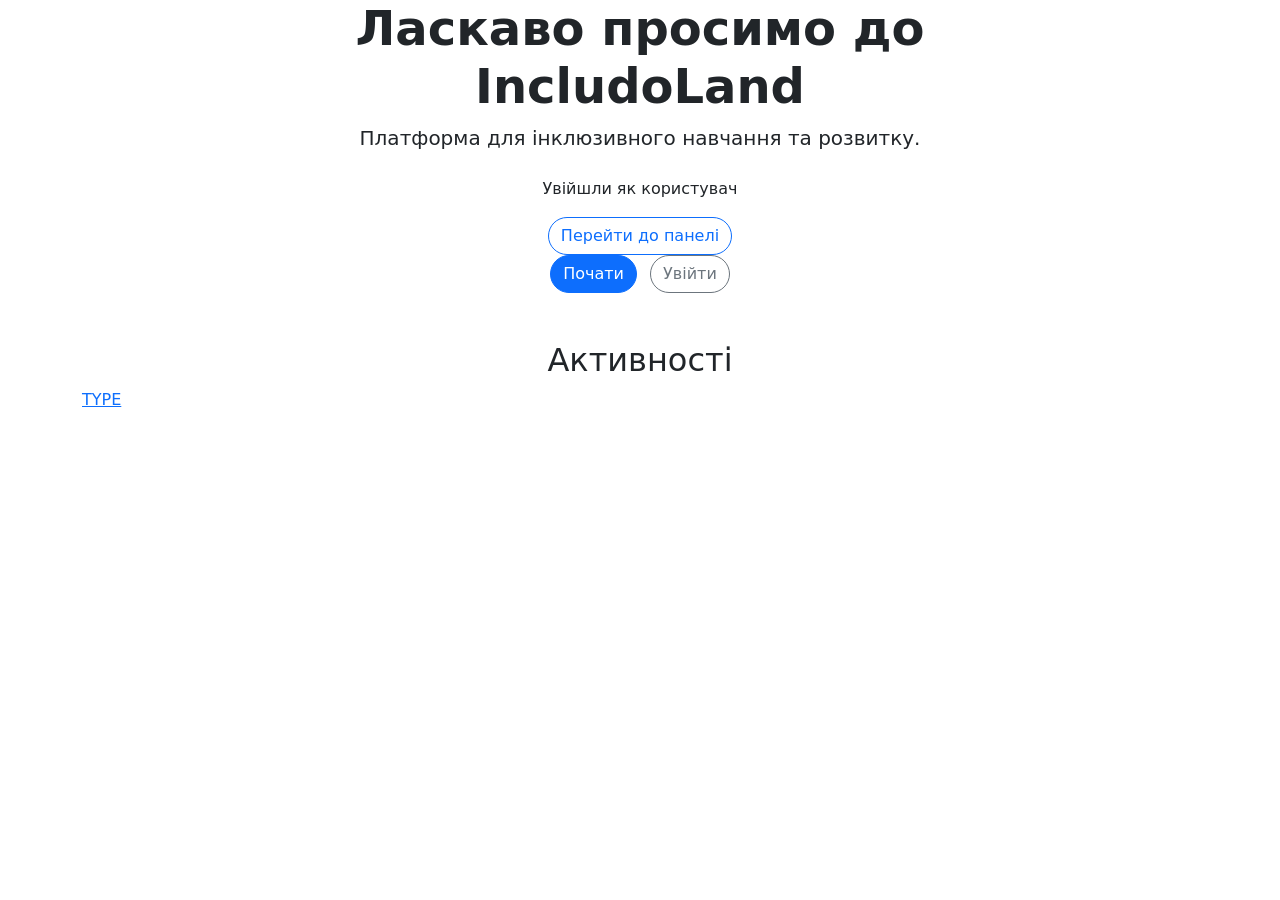
<file: includoland/src/main/resources/templates/index.html>
<!DOCTYPE html>
<html xmlns:th="http://www.thymeleaf.org">
<head>
  <meta charset="UTF-8">
  <meta name="viewport" content="width=device-width, initial-scale=1">
  <title>IncludoLand</title>

  <!-- Bootstrap 5 CSS -->
  <link href="https://cdn.jsdelivr.net/npm/bootstrap@5.3.2/dist/css/bootstrap.min.css" rel="stylesheet" integrity="" crossorigin="anonymous">
  <!-- Bootstrap Icons -->
  <link href="https://cdn.jsdelivr.net/npm/bootstrap-icons@1.11.3/font/bootstrap-icons.css" rel="stylesheet">

  <link rel="stylesheet" th:href="@{/css/styles.css}">
</head>
<body>

  <div th:replace="~{include/navbar :: navbar}"></div>

  <main class="container hero">
    <div class="row">
      <div class="col-md-8 mx-auto text-center">
        <h1 class="display-5 fw-bold" th:text="#{index.title}">Ласкаво просимо до IncludoLand</h1>
        <p class="lead mb-4" th:text="#{index.subtitle}">Платформа для інклюзивного навчання та розвитку.</p>
        <div th:if="${username != null}">
          <p class="mb-3" th:text="#{index.loggedInAs} + ' ' + ${username}">Увійшли як користувач</p>
          <a class="btn btn-outline-primary rounded-pill" th:href="@{/dashboard}" th:text="#{index.dashboard}">Перейти до панелі</a>
        </div>
        <div th:if="${username == null}">
          <a class="btn btn-primary rounded-pill me-2" th:href="@{/register}" th:text="#{index.getStarted}">Почати</a>
          <a class="btn btn-outline-secondary rounded-pill" th:href="@{/login}" th:text="#{index.logIn}">Увійти</a>
        </div>
      </div>
    </div>

    <section class="activities-section mt-5">
      <h2 class="activities-title text-center" th:text="#{index.activities}">Активності</h2>
      <div class="activity-list">
        <a th:each="type : ${contentTypes}"
           th:href="@{/activities/{slug}(slug=${#strings.toLowerCase(type.name())})}"
           th:classappend="${type.name() == 'ARTICULATION'} ? 'activity-card-blue' : (${type.name() == 'MATH'} ? 'activity-card-orange' : (${type.name() == 'WORD_PUZZLE'} ? 'activity-card-green' : (${type.name() == 'SENTENCE_PUZZLE'} ? 'activity-card-teal' : 'activity-card-purple')))"
           class="activity-card">
          <span class="activity-icon">
            <i class="bi"
               th:classappend="${type.name() == 'ARTICULATION'} ? ' bi-mic' : (${type.name() == 'MATH'} ? ' bi-calculator' : (${type.name() == 'WORD_PUZZLE' || type.name() == 'SENTENCE_PUZZLE'} ? ' bi-puzzle' : ' bi-sport'))"></i>
          </span>
          <span class="activity-text" th:text="#{${'activity.' + #strings.toLowerCase(type.name())}}">TYPE</span>
        </a>
      </div>
    </section>
  </main>

  <div th:replace="~{include/footer :: footer}"></div>

</body>
</html>
</file>
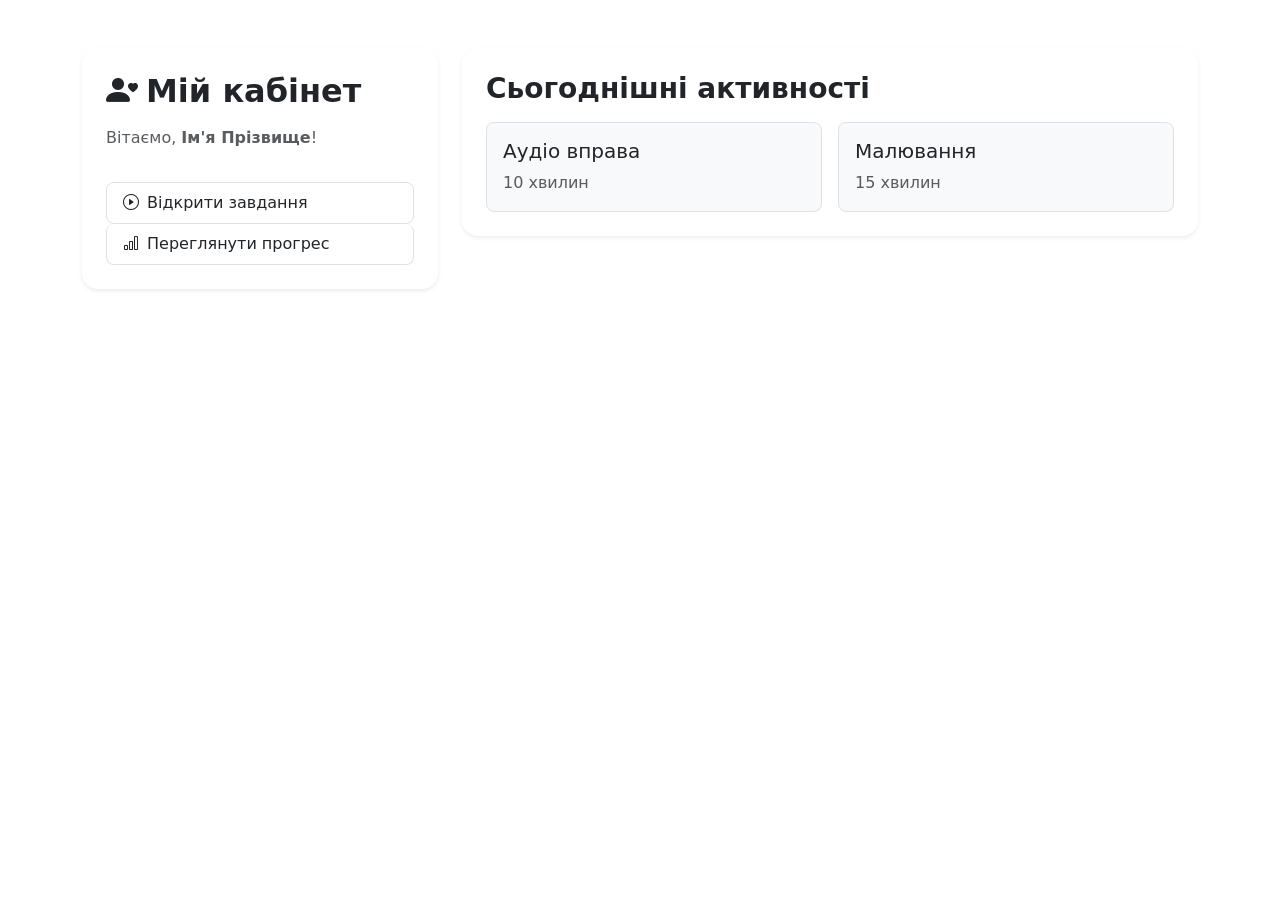
<file: includoland/src/main/resources/templates/child_dashboard.html>
<!DOCTYPE html>
<html xmlns:th="http://www.thymeleaf.org">
<head>
  <meta charset="UTF-8">
  <meta name="viewport" content="width=device-width, initial-scale=1">
  <title>Кабінет дитини</title>
  <link href="https://cdn.jsdelivr.net/npm/bootstrap@5.3.2/dist/css/bootstrap.min.css" rel="stylesheet">
  <link href="https://cdn.jsdelivr.net/npm/bootstrap-icons@1.11.3/font/bootstrap-icons.css" rel="stylesheet">
  <link rel="stylesheet" th:href="@{/css/styles.css}">
</head>
<body>
  <div th:replace="include/navbar :: navbar"></div>

  <main class="container py-5">
    <div class="row g-4">
      <div class="col-lg-4">
        <div class="card rounded-4 shadow-sm border-0 p-4">
          <h2 class="fw-bold mb-3"><i class="bi bi-person-heart me-2"></i>Мій кабінет</h2>
          <p class="text-muted">Вітаємо, <span class="fw-semibold" th:text="${user.firstName} + ' ' + ${user.lastName}">Ім'я Прізвище</span>!</p>
          <div class="list-group mt-3">
            <a href="#" class="list-group-item list-group-item-action rounded-3">
              <i class="bi bi-play-circle me-2"></i>Відкрити завдання
            </a>
            <a href="#" class="list-group-item list-group-item-action rounded-3">
              <i class="bi bi-bar-chart me-2"></i>Переглянути прогрес
            </a>
          </div>
        </div>
      </div>
      <div class="col-lg-8">
        <div class="card rounded-4 shadow-sm border-0 p-4">
          <h3 class="fw-semibold mb-3">Сьогоднішні активності</h3>
          <div class="row g-3">
            <div class="col-md-6">
              <div class="p-3 border rounded-3 bg-light">
                <h5 class="mb-2">Аудіо вправа</h5>
                <p class="mb-0 text-muted">10 хвилин</p>
              </div>
            </div>
            <div class="col-md-6">
              <div class="p-3 border rounded-3 bg-light">
                <h5 class="mb-2">Малювання</h5>
                <p class="mb-0 text-muted">15 хвилин</p>
              </div>
            </div>
          </div>
        </div>
      </div>
    </div>
  </main>

  <div th:replace="include/footer :: footer"></div>
</body>
</html>
</file>
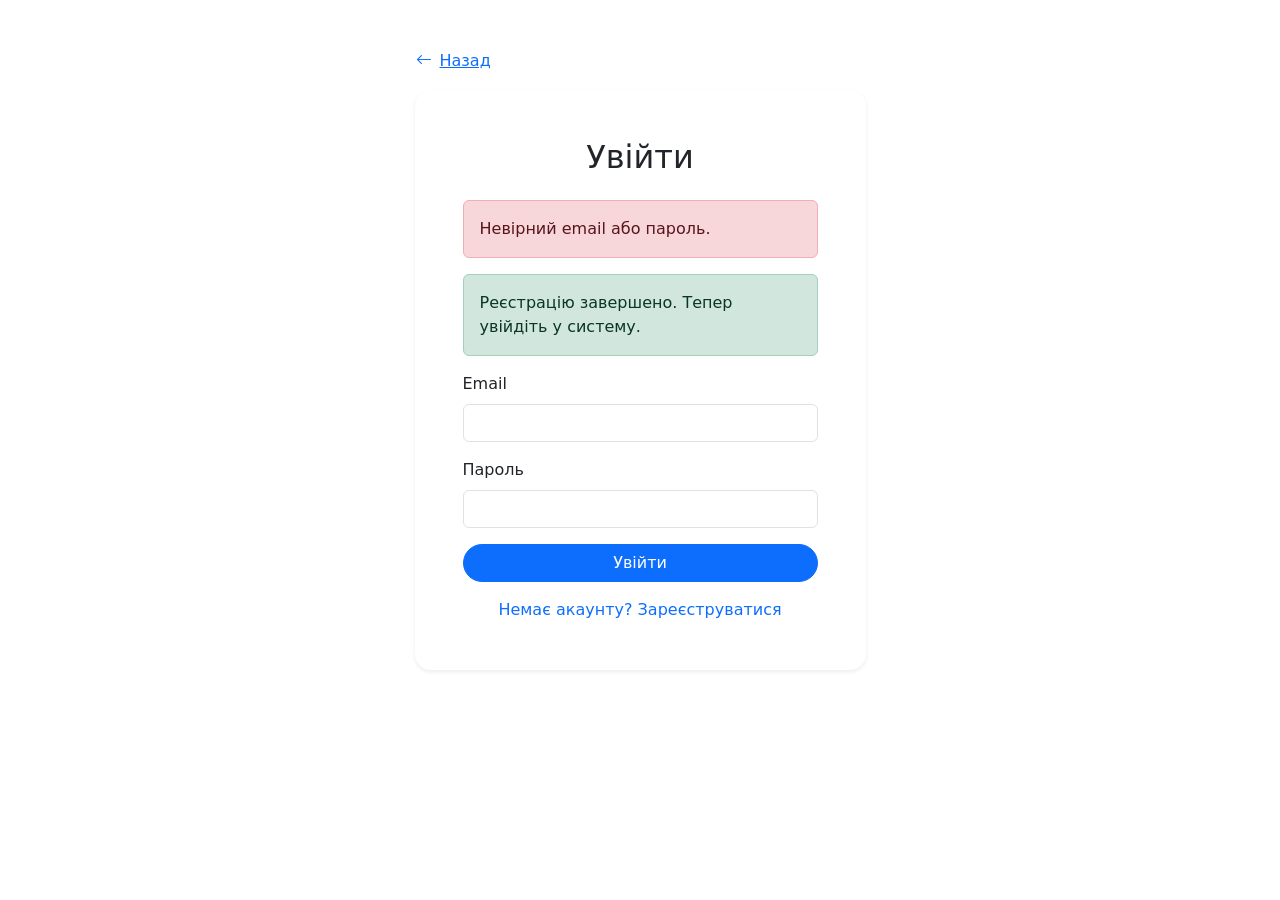
<file: includoland/src/main/resources/templates/login.html>
<!DOCTYPE html>
<html xmlns:th="http://www.thymeleaf.org">
<head>
  <meta charset="UTF-8">
  <meta name="viewport" content="width=device-width, initial-scale=1">
  <title>Вхід — IncludoLand</title>
  <link href="https://cdn.jsdelivr.net/npm/bootstrap@5.3.2/dist/css/bootstrap.min.css" rel="stylesheet">
  <link href="https://cdn.jsdelivr.net/npm/bootstrap-icons@1.11.3/font/bootstrap-icons.css" rel="stylesheet">
  <link rel="stylesheet" th:href="@{/css/styles.css}">
</head>
<body>
  <div th:replace="include/navbar :: navbar"></div>

  <main class="container py-5">
    <div class="row justify-content-center">
      <div class="col-md-6 col-lg-5">
        <a th:href="@{/}" class="btn btn-link p-0 mb-3 d-inline-block">
          <i class="bi bi-arrow-left me-2"></i><span th:text="#{common.back}">Назад</span>
        </a>
        <div class="card shadow-sm border-0 rounded-4">
          <div class="card-body p-4 p-md-5">
            <h2 class="text-center mb-4" th:text="#{form.login.title}">Увійти</h2>

            <div th:if="${param.error}" class="alert alert-danger" th:text="#{form.login.error}">Невірний email або пароль.</div>
            <div th:if="${param.success}" class="alert alert-success" th:text="#{form.login.success}">Реєстрацію завершено. Тепер увійдіть у систему.</div>

            <form th:action="@{/login}" method="post">
              <div class="mb-3">
                <label for="username" class="form-label" th:text="#{form.login.email}">Email</label>
                <input type="email" id="username" name="username" class="form-control" required>
              </div>
              <div class="mb-3">
                <label for="password" class="form-label" th:text="#{form.login.password}">Пароль</label>
                <input type="password" id="password" name="password" class="form-control" required>
              </div>
              <button type="submit" class="btn btn-primary w-100 rounded-pill" th:text="#{form.login.button}">Увійти</button>
            </form>

            <div class="text-center mt-3">
              <a th:href="@{/register}" class="text-decoration-none" th:text="#{form.login.register_link}">Немає акаунту? Зареєструватися</a>
            </div>
          </div>
        </div>
      </div>
    </div>
  </main>

  <div th:replace="include/footer :: footer"></div>
</body>
</html>
</file>
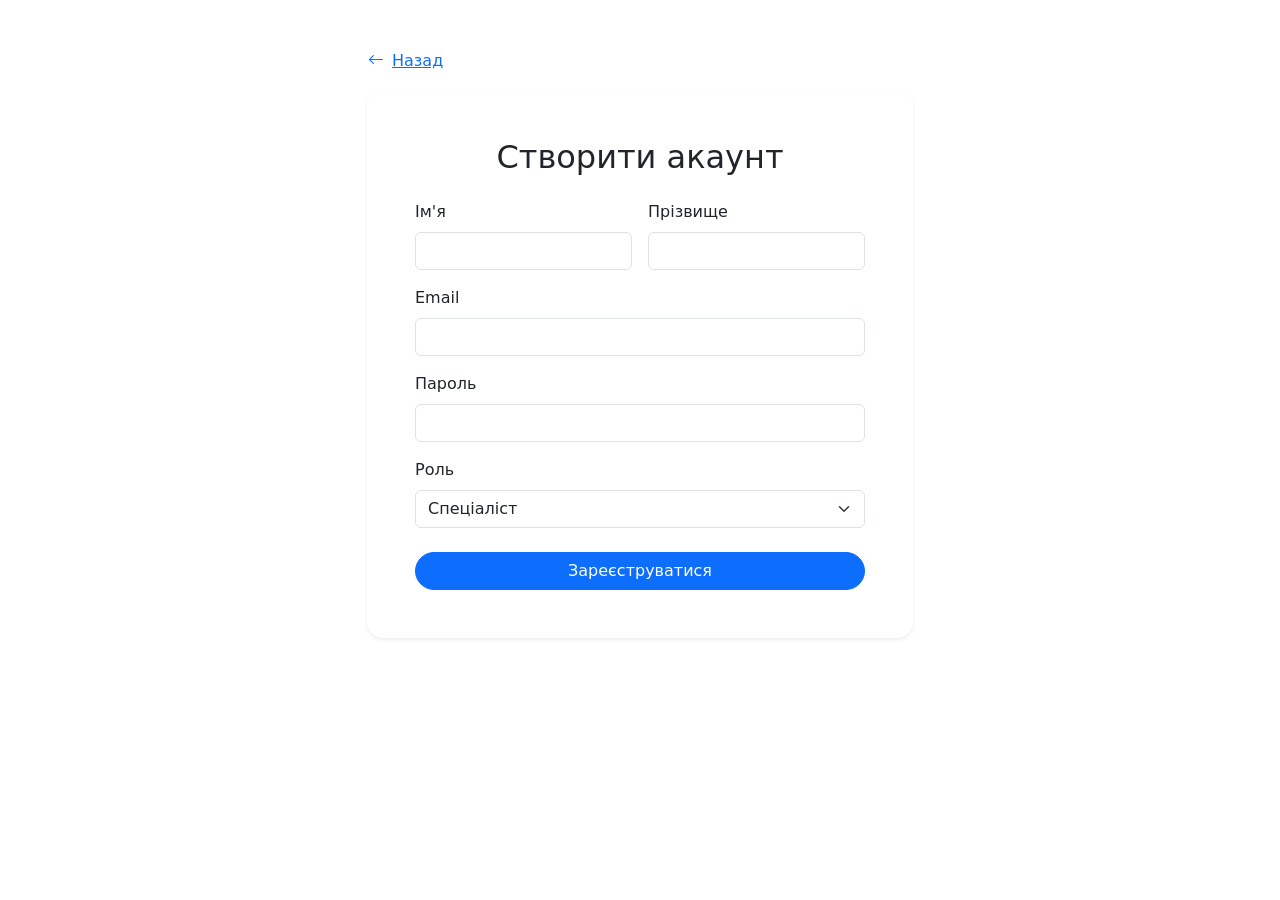
<file: includoland/src/main/resources/templates/register.html>
<!DOCTYPE html>
<html xmlns:th="http://www.thymeleaf.org">
<head>
  <meta charset="UTF-8">
  <meta name="viewport" content="width=device-width, initial-scale=1">
  <title>Реєстрація — IncludoLand</title>
  <link href="https://cdn.jsdelivr.net/npm/bootstrap@5.3.2/dist/css/bootstrap.min.css" rel="stylesheet">
  <link href="https://cdn.jsdelivr.net/npm/bootstrap-icons@1.11.3/font/bootstrap-icons.css" rel="stylesheet">
  <link rel="stylesheet" th:href="@{/css/styles.css}">
</head>
<body>
  <div th:replace="include/navbar :: navbar"></div>

  <main class="container py-5">
    <div class="row justify-content-center">
      <div class="col-md-8 col-lg-6">
        <a th:href="@{/}" class="btn btn-link p-0 mb-3 d-inline-block">
          <i class="bi bi-arrow-left me-2"></i><span th:text="#{common.back}">Назад</span>
        </a>
        <div class="card shadow-sm border-0 rounded-4">
          <div class="card-body p-4 p-md-5">
            <h2 class="text-center mb-4" th:text="#{form.register.title}">Створити акаунт</h2>
            <form th:action="@{/register}" method="post" th:object="${user}">
              <div class="row g-3">
                <div class="col-md-6">
                  <label class="form-label" th:text="#{form.register.firstName}">Ім'я</label>
                  <input type="text" class="form-control" th:field="*{firstName}" required>
                </div>
                <div class="col-md-6">
                  <label class="form-label" th:text="#{form.register.lastName}">Прізвище</label>
                  <input type="text" class="form-control" th:field="*{lastName}" required>
                </div>
                <div class="col-12">
                  <label class="form-label" th:text="#{form.register.email}">Email</label>
                  <input type="email" class="form-control" th:field="*{email}" required>
                </div>
                <div class="col-12">
                  <label class="form-label" th:text="#{form.register.password}">Пароль</label>
                  <input type="password" class="form-control" th:field="*{password}" required>
                </div>
                <div class="col-12">
                  <label class="form-label" th:text="#{form.register.role}">Роль</label>
                  <select class="form-select" th:field="*{role}">
                    <option value="SPECIALIST" th:text="#{form.register.role_specialist}">Спеціаліст</option>
                    <option value="CHILD" th:text="#{form.register.role_child}">Дитина</option>
                  </select>
                </div>
              </div>
              <button type="submit" class="btn btn-primary w-100 rounded-pill mt-4" th:text="#{form.register.button}">Зареєструватися</button>
            </form>
          </div>
        </div>
      </div>
    </div>
  </main>

  <div th:replace="include/footer :: footer"></div>
</body>
</html>
</file>
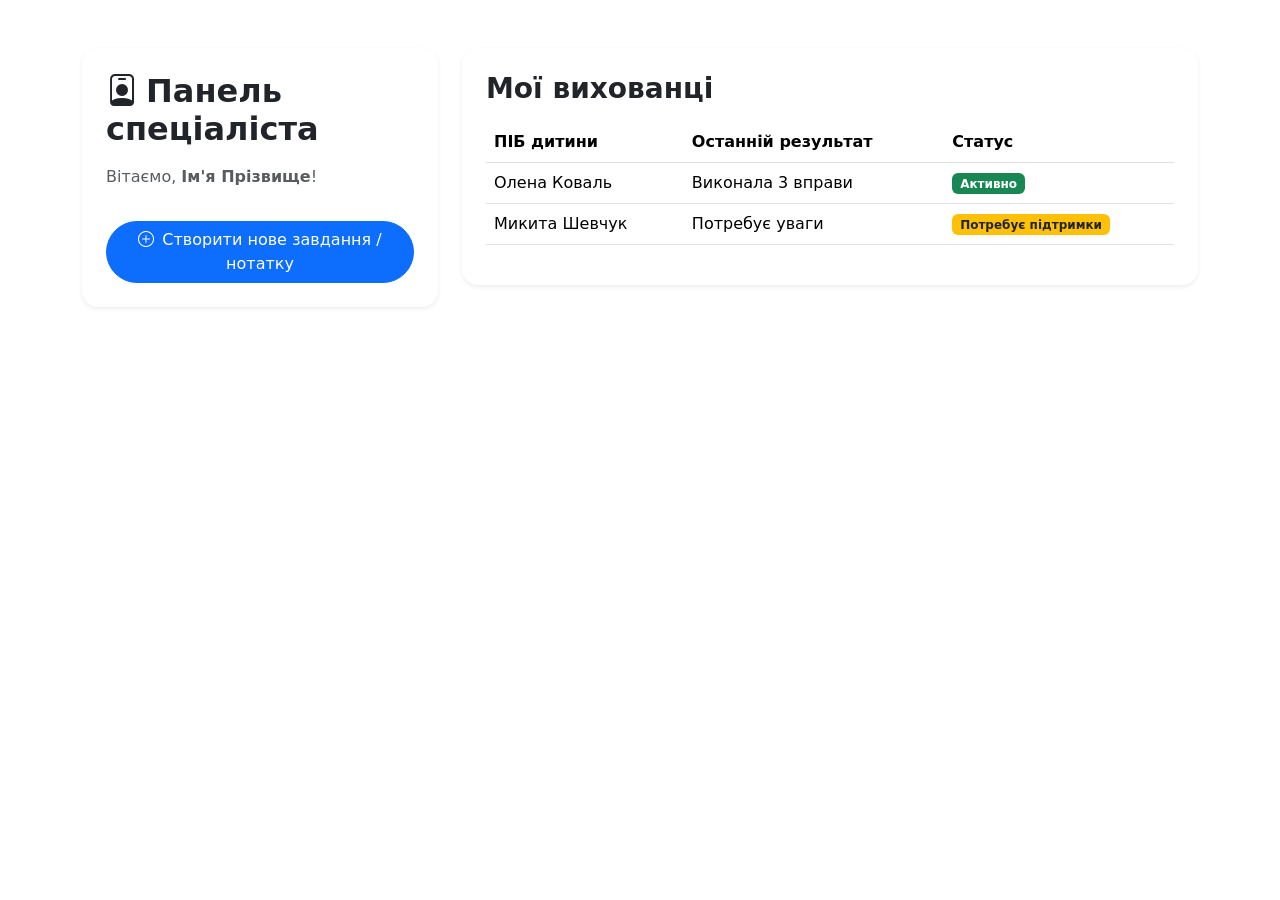
<file: includoland/src/main/resources/templates/specialist_dashboard.html>
<!DOCTYPE html>
<html xmlns:th="http://www.thymeleaf.org">
<head>
  <meta charset="UTF-8">
  <meta name="viewport" content="width=device-width, initial-scale=1">
  <title>Кабінет спеціаліста</title>
  <link href="https://cdn.jsdelivr.net/npm/bootstrap@5.3.2/dist/css/bootstrap.min.css" rel="stylesheet">
  <link href="https://cdn.jsdelivr.net/npm/bootstrap-icons@1.11.3/font/bootstrap-icons.css" rel="stylesheet">
  <link rel="stylesheet" th:href="@{/css/styles.css}">
</head>
<body>
  <div th:replace="include/navbar :: navbar"></div>

  <main class="container py-5">
    <div class="row g-4">
      <div class="col-lg-4">
        <div class="card rounded-4 shadow-sm border-0 p-4 specialist-panel">
          <h2 class="fw-bold mb-3"><i class="bi bi-person-badge me-2"></i>Панель спеціаліста</h2>
          <p class="text-muted">Вітаємо, <span class="fw-semibold" th:text="${user.firstName} + ' ' + ${user.lastName}">Ім'я Прізвище</span>!</p>
          <button class="btn btn-primary rounded-pill w-100 mt-3">
            <i class="bi bi-plus-circle me-2"></i>Створити нове завдання / нотатку
          </button>
        </div>
      </div>
      <div class="col-lg-8">
        <div class="card rounded-4 shadow-sm border-0 p-4">
          <h3 class="fw-semibold mb-3">Мої вихованці</h3>
          <div class="table-responsive">
            <table class="table align-middle">
              <thead>
                <tr>
                  <th>ПІБ дитини</th>
                  <th>Останній результат</th>
                  <th>Статус</th>
                </tr>
              </thead>
              <tbody>
                <tr>
                  <td>Олена Коваль</td>
                  <td>Виконала 3 вправи</td>
                  <td><span class="badge bg-success">Активно</span></td>
                </tr>
                <tr>
                  <td>Микита Шевчук</td>
                  <td>Потребує уваги</td>
                  <td><span class="badge bg-warning text-dark">Потребує підтримки</span></td>
                </tr>
              </tbody>
            </table>
          </div>
        </div>
      </div>
    </div>
  </main>

  <div th:replace="include/footer :: footer"></div>
</body>
</html>
</file>
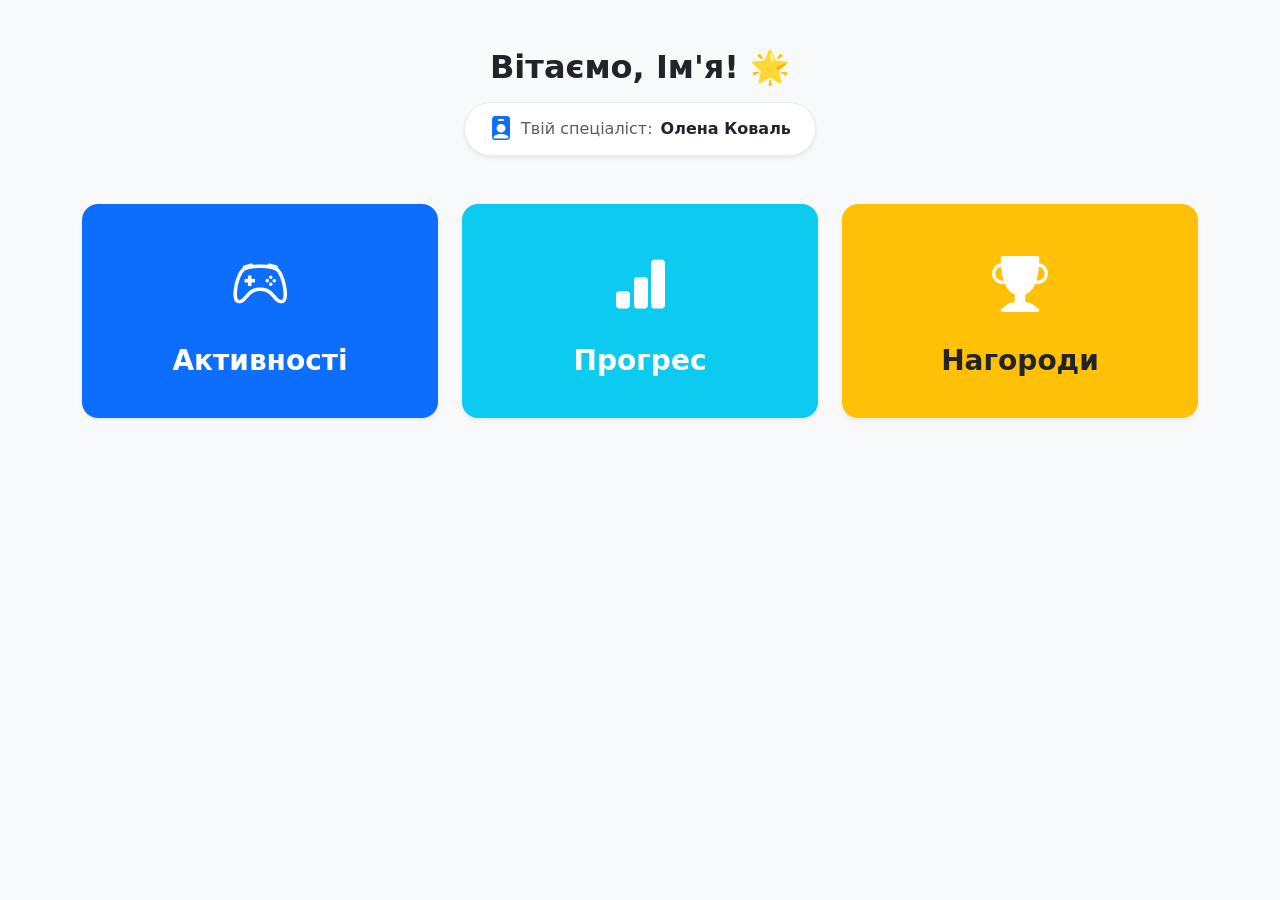
<file: includoland/src/main/resources/templates/child/child_dashboard.html>
<!DOCTYPE html>
<html xmlns:th="http://www.thymeleaf.org">
<head>
    <meta charset="UTF-8">
    <meta name="viewport" content="width=device-width, initial-scale=1">
    <title>Мій кабінет | IncludoLand</title>
    <link href="https://cdn.jsdelivr.net/npm/bootstrap@5.3.2/dist/css/bootstrap.min.css" rel="stylesheet">
    <link href="https://cdn.jsdelivr.net/npm/bootstrap-icons@1.11.3/font/bootstrap-icons.css" rel="stylesheet">
    <link rel="stylesheet" th:href="@{/css/styles.css}">
    <style>
        .child-action-card {
            transition: transform 0.2s ease, box-shadow 0.2s ease;
            text-decoration: none;
            cursor: pointer;
        }
        .child-action-card:hover {
            transform: translateY(-5px);
            box-shadow: 0 .5rem 1rem rgba(0,0,0,.15)!important;
        }
        .child-icon {
            font-size: 3.5rem;
        }
    </style>
</head>
<body class="bg-light">
    <div th:replace="include/navbar :: navbar"></div>

    <main class="container py-5">
        <div class="row mb-5 text-center justify-content-center">
            <div class="col-12">
                <h2 class="fw-bold mb-3">Вітаємо, <span th:text="${user.firstName}">Ім'я</span>! 🌟</h2>
                
                <div class="d-inline-flex align-items-center bg-white border border-light-subtle rounded-pill px-4 py-2 shadow-sm">
                    <i class="bi bi-person-badge-fill text-primary fs-4 me-2"></i>
                    <span class="text-muted me-2">Твій спеціаліст:</span>
                    <span class="fw-bold text-dark" th:text="${specialist != null ? specialist.firstName + ' ' + specialist.lastName : 'Очікуємо призначення'}">Олена Коваль</span>
                </div>
            </div>
        </div>
        <div class="row g-4 justify-content-center mb-5">
            
            <!-- Кнопка Активності -->
            <div class="col-md-4 col-sm-12">
                <a th:href="@{/child/activities}" class="card child-action-card h-100 border-0 rounded-4 shadow-sm bg-primary text-white text-center p-4">
                    <div class="card-body d-flex flex-column justify-content-center align-items-center">
                        <i class="bi bi-controller child-icon mb-3"></i>
                        <h3 class="fw-bold m-0">Активності</h3>
                    </div>
                </a>
            </div>            
            <div class="col-md-4 col-sm-12">
                <a th:href="@{/child/progress}" class="card child-action-card h-100 border-0 rounded-4 shadow-sm bg-info text-white text-center p-4">
                    <div class="card-body d-flex flex-column justify-content-center align-items-center">
                        <i class="bi bi-bar-chart-fill child-icon mb-3"></i>
                        <h3 class="fw-bold m-0">Прогрес</h3>
                    </div>
                </a>
            </div>
            <div class="col-md-4 col-sm-12">
                <a th:href="@{/child/rewards}" class="card child-action-card h-100 border-0 rounded-4 shadow-sm bg-warning text-dark text-center p-4">
                    <div class="card-body d-flex flex-column justify-content-center align-items-center">
                        <i class="bi bi-trophy-fill child-icon mb-3 text-white"></i>
                        <h3 class="fw-bold m-0">Нагороди</h3>
                    </div>
                </a>
            </div>
        </div>
    </main>

    <div th:replace="include/footer :: footer"></div>
</body>
</html>
</file>
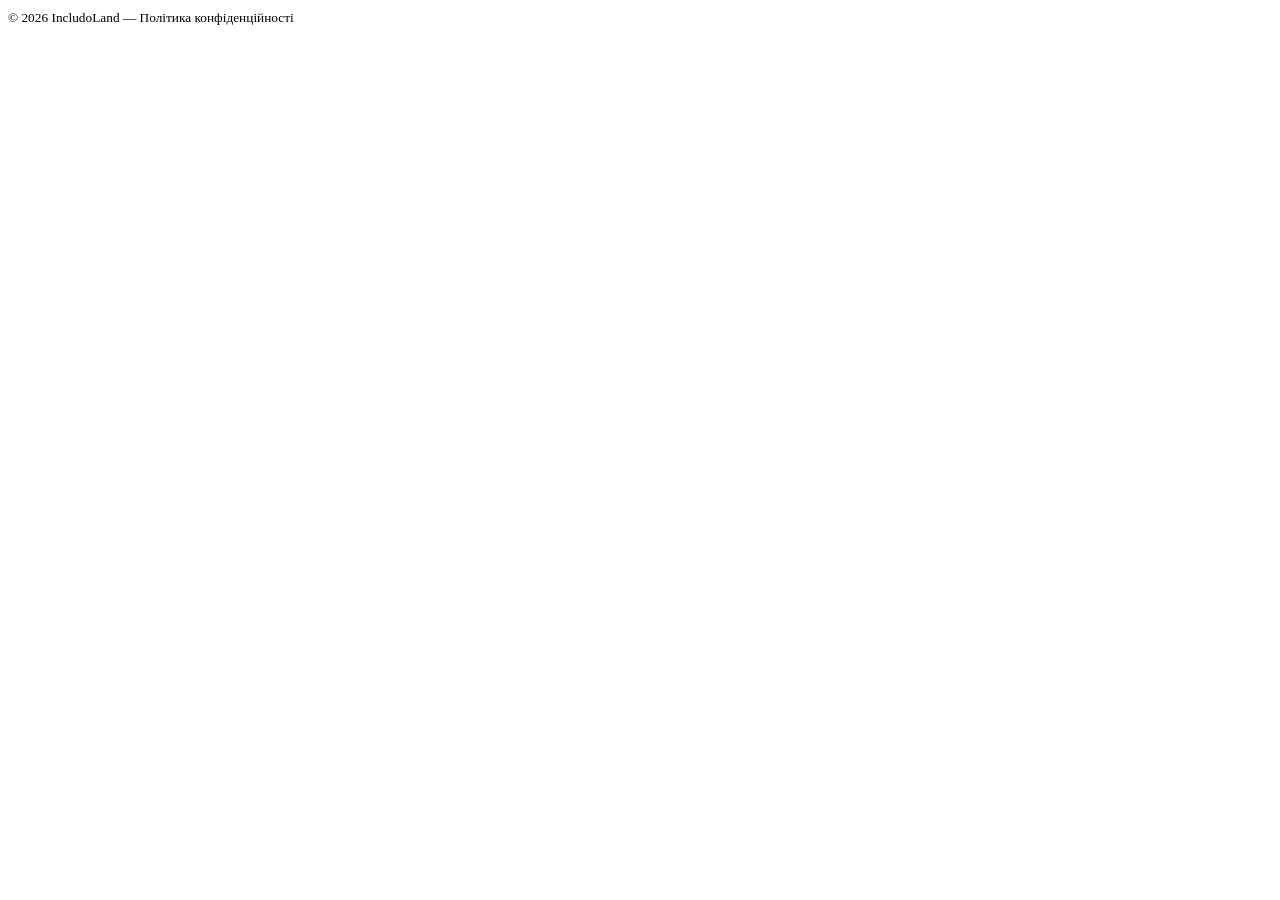
<file: includoland/src/main/resources/templates/include/footer.html>
<!DOCTYPE html>
<html xmlns:th="http://www.thymeleaf.org">
<head></head>
<body>
<footer th:fragment="footer" class="bg-light text-center py-3 fixed-bottom">
  <div class="container">
    <small class="text-muted">© 2026 IncludoLand — <a th:href="@{/privacy}" th:text="#{footer.privacy}">Політика конфіденційності</a></small>
  </div>
</footer>
</body>
</html>
</file>
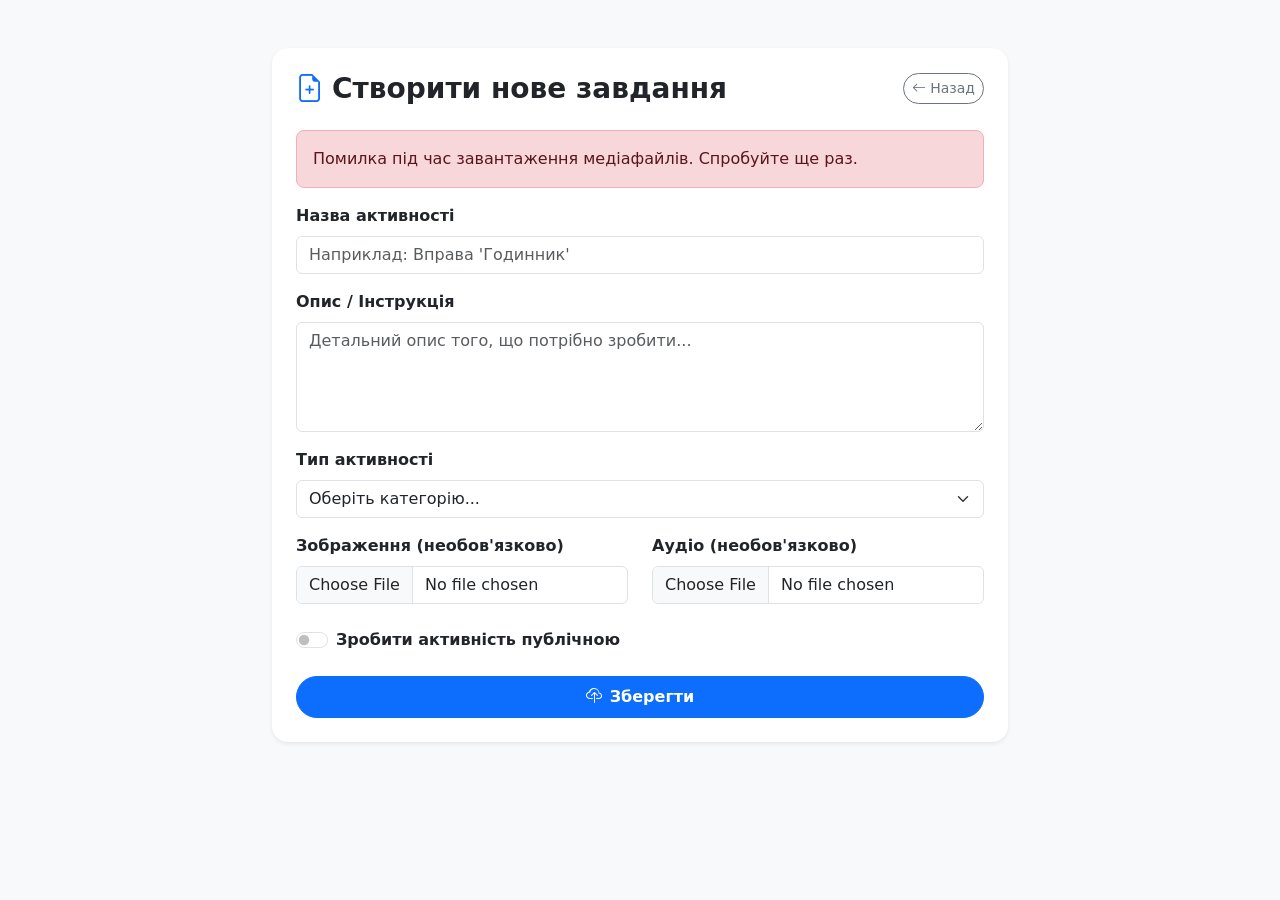
<file: includoland/src/main/resources/templates/specialist/add_content.html>
<!DOCTYPE html>
<html xmlns:th="http://www.thymeleaf.org">
<head>
    <meta charset="UTF-8">
    <meta name="viewport" content="width=device-width, initial-scale=1">
    <title>Додати контент | IncludoLand</title>
    <link href="https://cdn.jsdelivr.net/npm/bootstrap@5.3.2/dist/css/bootstrap.min.css" rel="stylesheet">
    <link href="https://cdn.jsdelivr.net/npm/bootstrap-icons@1.11.3/font/bootstrap-icons.css" rel="stylesheet">
    <link rel="stylesheet" th:href="@{/css/styles.css}">
</head>
<body class="bg-light">
    <div th:replace="include/navbar :: navbar"></div>
    <main class="container py-5">
        <div class="row justify-content-center">
            <div class="col-lg-8">
                <div class="card rounded-4 shadow-sm border-0 p-4">   
                    <div class="d-flex justify-content-between align-items-center mb-4">
                        <h3 class="fw-bold m-0"><i class="bi bi-file-earmark-plus me-2 text-primary"></i>Створити нове завдання</h3>
                        <a th:href="@{/specialist/dashboard}" class="btn btn-outline-secondary btn-sm rounded-pill">
                            <i class="bi bi-arrow-left"></i> Назад
                        </a>
                    </div>
                    <div th:if="${param.error}" class="alert alert-danger rounded-3">
                        Помилка під час завантаження медіафайлів. Спробуйте ще раз.
                    </div>
                    <form th:action="@{/specialist/content/add}" th:object="${content}" method="post" enctype="multipart/form-data">
                                                <div class="mb-3">
                            <label for="title" class="form-label fw-semibold">Назва активності</label>
                            <input type="text" class="form-control" id="title" th:field="*{title}" required placeholder="Наприклад: Вправа 'Годинник'">
                        </div>
                        <div class="mb-3">
                            <label for="textData" class="form-label fw-semibold">Опис / Інструкція</label>
                            <textarea class="form-control" id="textData" th:field="*{textData}" rows="4" required placeholder="Детальний опис того, що потрібно зробити..."></textarea>
                        </div>
                        <div class="mb-3">
                            <label for="typeOfContent" class="form-label fw-semibold">Тип активності</label>
                            <select class="form-select" id="typeOfContent" th:field="*{typeOfContent}" required>
                                <option value="" disabled selected>Оберіть категорію...</option>
                                <option th:each="type : ${contentTypes}" 
                                        th:value="${type}" 
                                        th:text="${type}">
                                </option>
                            </select>
                        </div>
                        <div class="row mb-4">
                            <div class="col-md-6">
                                <label for="picture" class="form-label fw-semibold">Зображення (необов'язково)</label>
                                <input class="form-control" type="file" id="picture" name="picture" accept="image/*">
                            </div>
                            <div class="col-md-6 mt-3 mt-md-0">
                                <label for="audio" class="form-label fw-semibold">Аудіо (необов'язково)</label>
                                <input class="form-control" type="file" id="audio" name="audio" accept="audio/*">
                            </div>
                        </div>
                        <div class="form-check form-switch mb-4">
                            <input class="form-check-input" type="checkbox" role="switch" id="isPublic" th:field="*{public}">
                            <label class="form-check-label fw-semibold" for="isPublic">Зробити активність публічною</label>
                        </div>
                        <button type="submit" class="btn btn-primary rounded-pill w-100 py-2 fw-bold">
                            <i class="bi bi-cloud-upload me-2"></i>Зберегти
                        </button>
                    </form>

                </div>
            </div>
        </div>
    </main>
    <div th:replace="include/footer :: footer"></div>
</body>
</html>
</file>
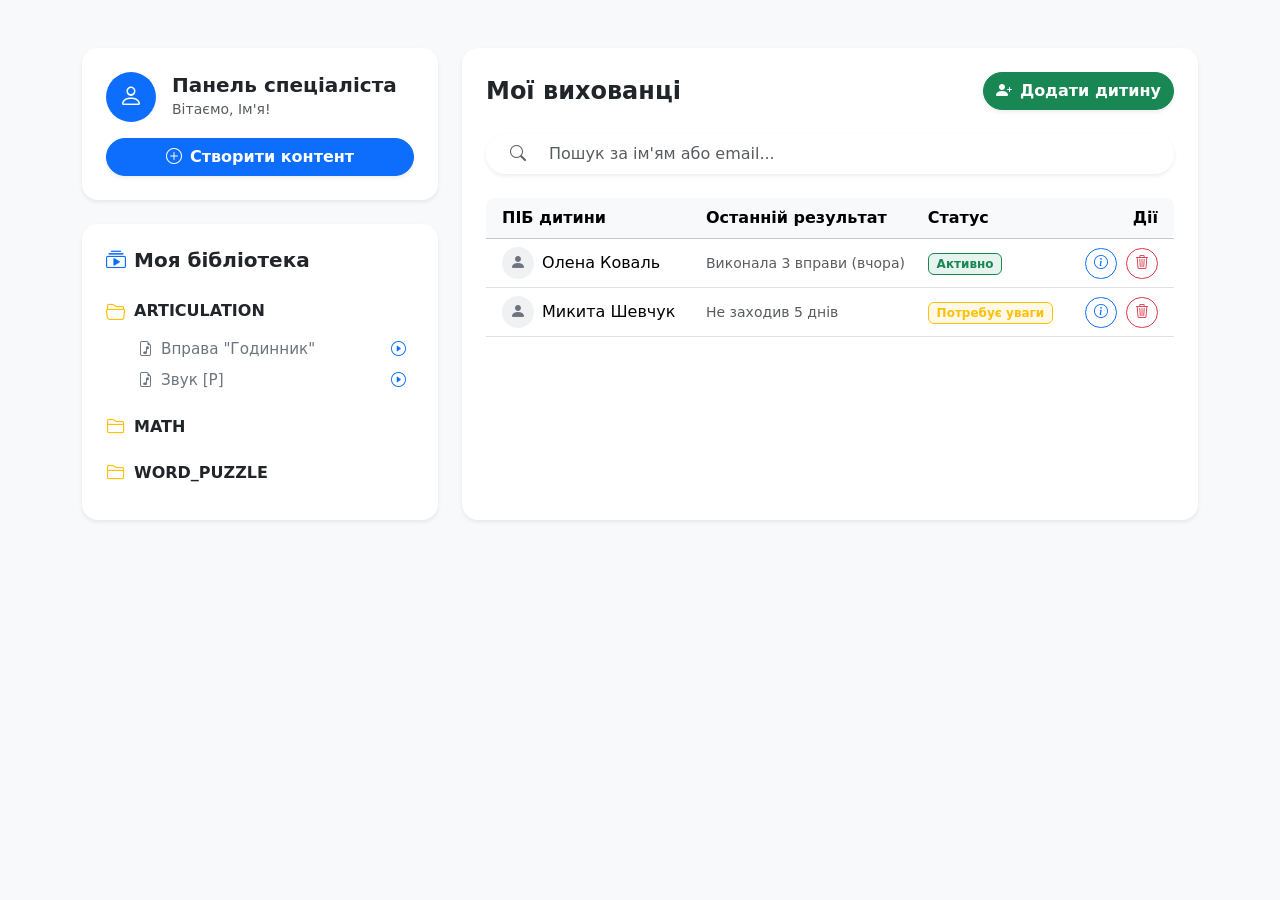
<file: includoland/src/main/resources/templates/specialist/specialist_dashboard.html>
<!DOCTYPE html>
<html xmlns:th="http://www.thymeleaf.org">
<head>
    <meta charset="UTF-8">
    <meta name="viewport" content="width=device-width, initial-scale=1">
    <title>Панель спеціаліста | IncludoLand</title>
    <link href="https://cdn.jsdelivr.net/npm/bootstrap@5.3.2/dist/css/bootstrap.min.css" rel="stylesheet">
    <link href="https://cdn.jsdelivr.net/npm/bootstrap-icons@1.11.3/font/bootstrap-icons.css" rel="stylesheet">
    <link rel="stylesheet" th:href="@{/css/styles.css}">
    <style>
        .tree-folder > a { transition: color 0.2s ease; }
        .tree-folder > a:hover { color: #0d6efd !important; }
        .tree-file { font-size: 0.95rem; }
        .tree-file:hover { background-color: #f8f9fa; border-radius: 4px; }
    </style>
</head>
<body class="bg-light">
    <div th:replace="include/navbar :: navbar"></div>

    <main class="container py-5">
        <div class="row g-4">            
            <div class="col-lg-4">                
                <div class="card rounded-4 shadow-sm border-0 p-4 mb-4">
                    <div class="d-flex align-items-center mb-3">
                        <div class="bg-primary text-white rounded-circle d-flex justify-content-center align-items-center me-3" style="width: 50px; height: 50px; font-size: 1.5rem;">
                            <i class="bi bi-person"></i>
                        </div>
                        <div>
                            <h5 class="fw-bold mb-0">Панель спеціаліста</h5>
                            <small class="text-muted">Вітаємо, <span th:text="${user.firstName}">Ім'я</span>!</small>
                        </div>
                    </div>
                    
                    <a th:href="@{/specialist/content/add}" class="btn btn-primary rounded-pill w-100 fw-semibold shadow-sm">
                        <i class="bi bi-plus-circle me-2"></i>Створити контент
                    </a>
                </div>

                <!-- Моя бібліотека (Дерево директорій) -->
                <div class="card rounded-4 shadow-sm border-0 p-4">
                    <h5 class="fw-bold mb-4"><i class="bi bi-collection-play me-2 text-primary"></i>Моя бібліотека</h5>
                    
                    <ul class="list-unstyled mb-0">
                        <!-- Папка: Артикуляція -->
                        <li class="tree-folder mb-3">
                            <a data-bs-toggle="collapse" href="#folderArticulation" role="button" aria-expanded="false" class="text-decoration-none text-dark fw-semibold d-flex align-items-center">
                                <i class="bi bi-folder2-open text-warning me-2 fs-5"></i> ARTICULATION
                            </a>
                            <ul class="collapse show list-unstyled ms-4 mt-2" id="folderArticulation">
                                <li class="tree-file d-flex justify-content-between align-items-center py-1 px-2">
                                    <span class="text-secondary"><i class="bi bi-file-earmark-music me-2"></i>Вправа "Годинник"</span>
                                    <a href="#" class="text-primary" title="Відтворити"><i class="bi bi-play-circle"></i></a>
                                </li>
                                <li class="tree-file d-flex justify-content-between align-items-center py-1 px-2">
                                    <span class="text-secondary"><i class="bi bi-file-earmark-music me-2"></i>Звук [Р]</span>
                                    <a href="#" class="text-primary" title="Відтворити"><i class="bi bi-play-circle"></i></a>
                                </li>
                            </ul>
                        </li>

                        <!-- Папка: Математика -->
                        <li class="tree-folder mb-3">
                            <a data-bs-toggle="collapse" href="#folderMath" role="button" aria-expanded="false" class="text-decoration-none text-dark fw-semibold d-flex align-items-center">
                                <i class="bi bi-folder2 text-warning me-2 fs-5"></i> MATH
                            </a>
                            <ul class="collapse list-unstyled ms-4 mt-2" id="folderMath">
                                <li class="tree-file d-flex justify-content-between align-items-center py-1 px-2">
                                    <span class="text-secondary"><i class="bi bi-file-earmark-bar-graph me-2"></i>Рахуємо до 10</span>
                                    <a href="#" class="text-primary" title="Відтворити"><i class="bi bi-play-circle"></i></a>
                                </li>
                            </ul>
                        </li>
                        
                        <!-- Інші папки за аналогією -->
                        <li class="tree-folder mb-2">
                            <a data-bs-toggle="collapse" href="#folderWord" role="button" aria-expanded="false" class="text-decoration-none text-dark fw-semibold d-flex align-items-center">
                                <i class="bi bi-folder2 text-warning me-2 fs-5"></i> WORD_PUZZLE
                            </a>
                            <ul class="collapse list-unstyled ms-4 mt-2" id="folderWord">
                                <li class="tree-file text-muted fst-italic py-1">Папка порожня</li>
                            </ul>
                        </li>
                    </ul>
                </div>
            </div>

            <!-- ГОЛОВНА ПАНЕЛЬ (Праворуч) -->
            <div class="col-lg-8">
                <div class="card rounded-4 shadow-sm border-0 p-4 h-100">
                    
                    <!-- Шапка головної панелі -->
                    <div class="d-flex flex-column flex-md-row justify-content-between align-items-md-center mb-4 gap-3">
                        <h4 class="fw-bold m-0">Мої вихованці</h4>
                        <button class="btn btn-success rounded-pill fw-semibold shadow-sm">
                            <i class="bi bi-person-plus-fill me-2"></i>Додати дитину
                        </button>
                    </div>

                    <!-- Панель пошуку -->
                    <div class="input-group mb-4 shadow-sm rounded-pill overflow-hidden">
                        <span class="input-group-text bg-white border-0 ps-4"><i class="bi bi-search text-muted"></i></span>
                        <input type="text" class="form-control border-0 py-2 shadow-none" placeholder="Пошук за ім'ям або email...">
                    </div>

                    <!-- Таблиця дітей -->
                    <div class="table-responsive">
                        <table class="table align-middle table-hover">
                            <thead class="table-light">
                                <tr>
                                    <th class="rounded-start-3 px-3">ПІБ дитини</th>
                                    <th>Останній результат</th>
                                    <th>Статус</th>
                                    <th class="rounded-end-3 text-end px-3">Дії</th>
                                </tr>
                            </thead>
                            <tbody>
                                <!-- Дитина 1 -->
                                <tr>
                                    <td class="px-3 fw-medium">
                                        <div class="d-flex align-items-center">
                                            <div class="bg-secondary bg-opacity-10 rounded-circle d-flex justify-content-center align-items-center me-2" style="width: 32px; height: 32px;">
                                                <i class="bi bi-person-fill text-secondary"></i>
                                            </div>
                                            Олена Коваль
                                        </div>
                                    </td>
                                    <td class="text-muted"><small>Виконала 3 вправи (вчора)</small></td>
                                    <td><span class="badge bg-success bg-opacity-10 text-success border border-success">Активно</span></td>
                                    <td class="text-end px-3">
                                        <button class="btn btn-sm btn-outline-primary rounded-pill me-1" title="Деталі">
                                            <i class="bi bi-info-circle"></i>
                                        </button>
                                        <button class="btn btn-sm btn-outline-danger rounded-pill" title="Відключити/Видалити">
                                            <i class="bi bi-trash3"></i>
                                        </button>
                                    </td>
                                </tr>
                                <!-- Дитина 2 -->
                                <tr>
                                    <td class="px-3 fw-medium">
                                        <div class="d-flex align-items-center">
                                            <div class="bg-secondary bg-opacity-10 rounded-circle d-flex justify-content-center align-items-center me-2" style="width: 32px; height: 32px;">
                                                <i class="bi bi-person-fill text-secondary"></i>
                                            </div>
                                            Микита Шевчук
                                        </div>
                                    </td>
                                    <td class="text-muted"><small>Не заходив 5 днів</small></td>
                                    <td><span class="badge bg-warning bg-opacity-10 text-warning border border-warning">Потребує уваги</span></td>
                                    <td class="text-end px-3">
                                        <button class="btn btn-sm btn-outline-primary rounded-pill me-1" title="Деталі">
                                            <i class="bi bi-info-circle"></i>
                                        </button>
                                        <button class="btn btn-sm btn-outline-danger rounded-pill" title="Відключити/Видалити">
                                            <i class="bi bi-trash3"></i>
                                        </button>
                                    </td>
                                </tr>
                            </tbody>
                        </table>
                    </div>
                    
                </div>
            </div>

        </div>
    </main>

    <div th:replace="include/footer :: footer"></div>
    <script src="https://cdn.jsdelivr.net/npm/bootstrap@5.3.2/dist/js/bootstrap.bundle.min.js"></script>
</body>
</html>
</file>
